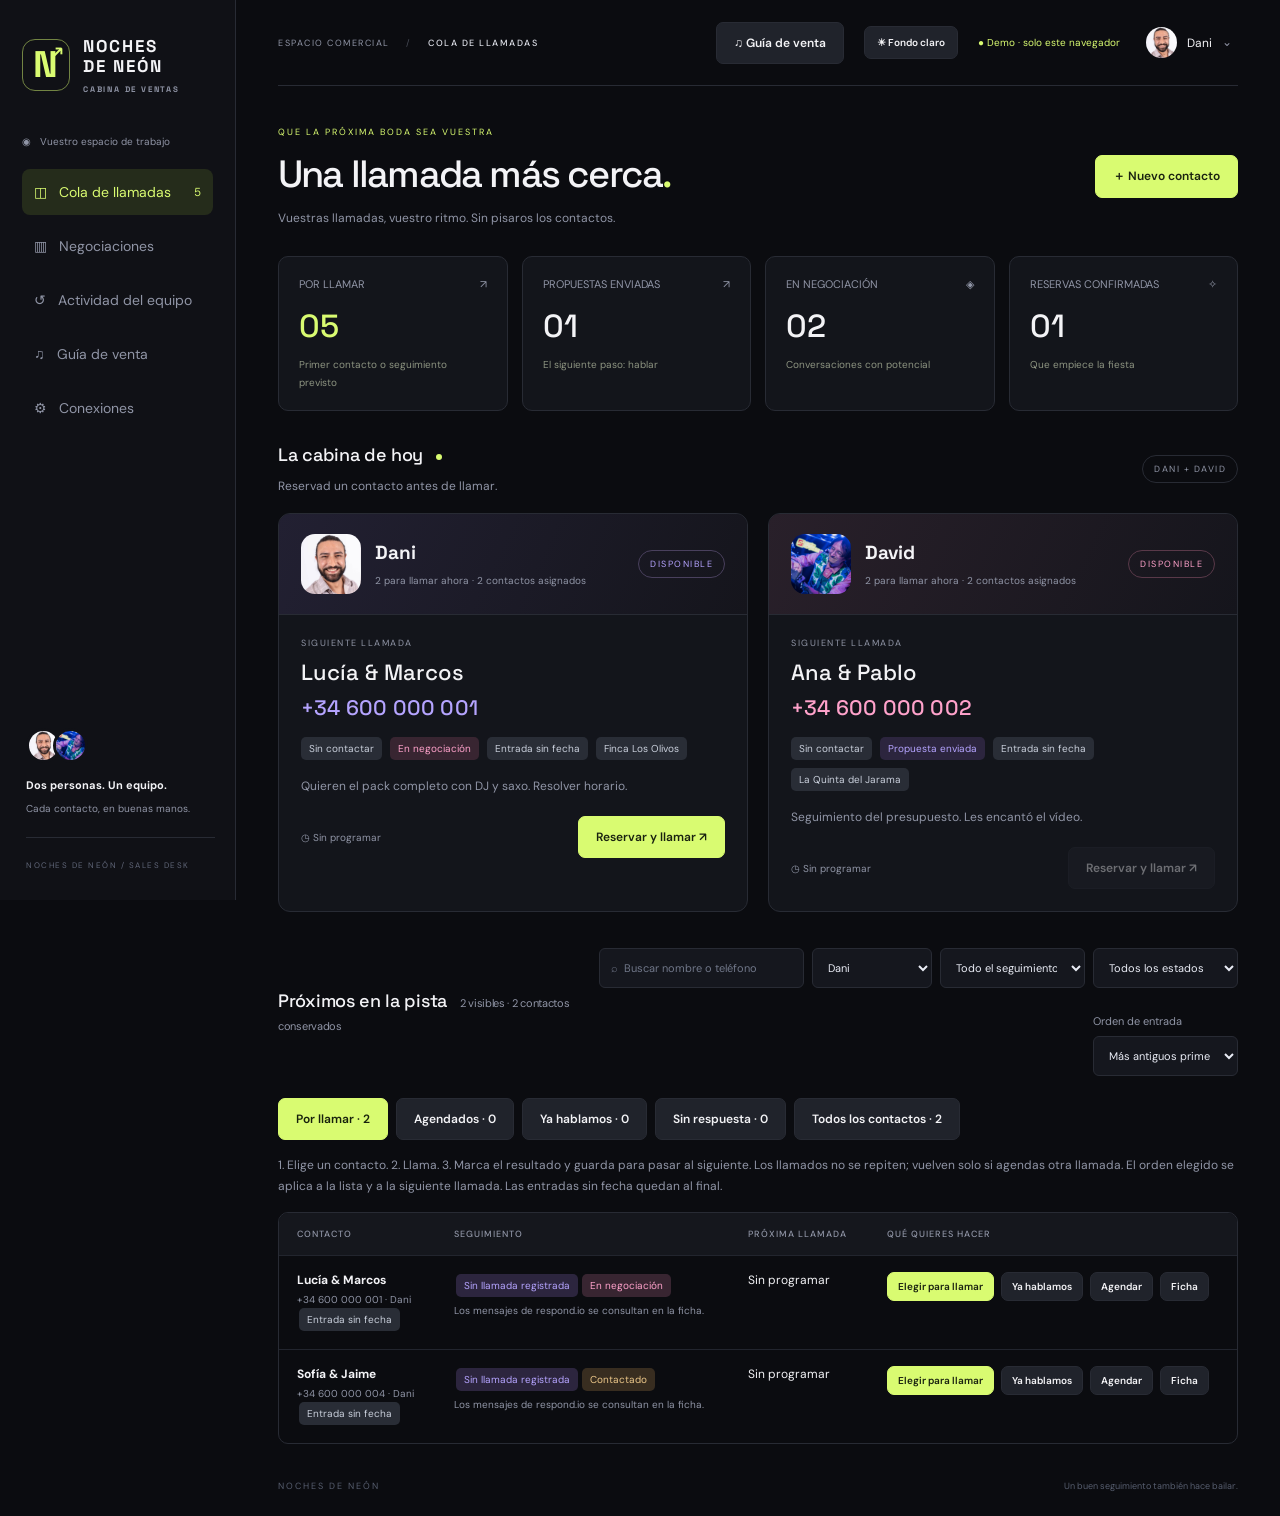
<file: index.html>
<!doctype html>
<html lang="es"><head><script src="hosting.js"></script><meta charset="UTF-8"><meta name="viewport" content="width=device-width,initial-scale=1"><title>Noches de Neón · Cabina de ventas</title><link rel="stylesheet" href="style.css"></head>
<body><aside class="sidebar"><a class="brand" href="#"><span class="brand-icon">N<span>↗</span></span><b>NOCHES<br>DE NEÓN<span class="tiny">CABINA DE VENTAS</span></b></a><div class="workspace">◉ &nbsp; Vuestro espacio de trabajo</div><nav><button class="nav active" data-view="calls">◫ <span>Cola de llamadas</span><small id="navCount">6</small></button><button class="nav" data-view="pipeline">▥ <span>Negociaciones</span></button><button class="nav" data-view="history">↺ <span>Actividad del equipo</span></button><button class="nav" id="navLibrary">♫ <span>Guía de venta</span></button><button class="nav" data-view="settings">⚙ <span>Conexiones</span></button></nav><div class="sidebar-bottom"><div class="duo"><img src="dani.png" alt="Dani"><img src="david.png" alt="David"></div><b>Dos personas. Un equipo.</b><p>Cada contacto, en buenas manos.</p><span class="version">NOCHES DE NEÓN / SALES DESK</span></div></aside>
<main><header><div class="breadcrumb">ESPACIO COMERCIAL <span>/</span> <b id="crumb">COLA DE LLAMADAS</b></div><div class="topright"><button class="secondary" id="openLibrary" aria-expanded="false" aria-controls="salesLibrary">♫ Guía de venta</button><button class="secondary theme-toggle" id="themeToggle" type="button" aria-pressed="false">☀ Fondo claro</button><span id="connection" class="connection">● Demo · solo este navegador</span><button id="userSwitch" class="identity"></button></div></header><section class="page-heading"><div><div class="eyebrow">QUE LA PRÓXIMA BODA SEA VUESTRA</div><h1 id="title">Una llamada más cerca<span>.</span></h1><p id="subtitle">Vuestras llamadas, vuestro ritmo. Sin pisaros los contactos.</p></div><button class="primary" id="newLead">＋ Nuevo contacto</button></section>
<section id="stats" class="stats"></section><section id="callsView"><div class="section-top"><div><h2>La cabina de hoy <span class="live-dot"></span></h2><p>Reservad un contacto antes de llamar.</p></div><span class="pill">DANI + DAVID</span></div><div class="agents" id="agents"></div><div class="queue-head"><h2>Próximos en la pista <span id="total"></span></h2><div class="filters"><input id="search" placeholder="⌕  Buscar nombre o teléfono" aria-label="Buscar contacto"><select id="ownerFilter" aria-label="Filtrar responsable"><option value="all">Todo el equipo</option><option>Dani</option><option>David</option><option>Sergio</option><option value="none">Sin asignar</option></select><select id="contactFilter" aria-label="Filtrar contacto"><option value="all">Todo el seguimiento</option><option>Sin contactar</option><option>Intentado</option><option>Contactado</option><option>Revisar teléfono</option></select><select id="statusFilter" aria-label="Filtrar estado"><option value="all">Todos los estados</option></select></div></div><div id="queue"></div></section>
<section id="pipelineView" hidden><div id="pipeline" class="pipeline"></div></section><section id="historyView" hidden><div class="panel"><h2>Lo que va pasando</h2><p class="muted">Llamadas, mensajes y cambios de estado del equipo.</p><div id="history"></div></div></section>
<section id="settingsView" hidden><div class="settings-grid"><div class="panel"><div class="eyebrow">01 / FUENTE DE CONTACTOS</div><h2>Tu Google Sheet, aquí.</h2><p class="muted">Vuestra cola se guarda en la hoja compartida. Selecciona tu nombre y conecta con la clave del equipo.</p><label>Enlace del Google Sheet<input id="sheetUrl" type="url" placeholder="https://docs.google.com/spreadsheets/d/…"></label><label>URL de conexión (Google Apps Script)<input id="endpoint" type="url" placeholder="https://script.google.com/macros/s/…/exec"></label><label>Clave de conexión<input id="secret" type="password" autocomplete="off" placeholder="Clave configurada en el servidor"></label><div class="actions"><button class="primary" id="saveSettings">Guardar configuración</button><button class="secondary" id="sync">Sincronizar</button></div><p id="syncInfo" class="muted"></p><details><summary>¿Cómo activar la sincronización entre los dos?</summary><p>El archivo Code.gs incluido guarda los contactos en el Sheet y reserva cada llamada con un bloqueo central. Despliega ese archivo como aplicación web y pega su URL y clave aquí en los dos dispositivos. Con solo el enlace del Sheet todavía no hay sincronización.</p></details></div><div class="panel"><div class="eyebrow">02 / DATOS Y RESPOND.IO</div><h2>Todo bajo control.</h2><p class="muted">Importa una exportación CSV de Sheets o descarga tu cola.</p><div class="actions"><label class="secondary file-label">↑ Importar CSV<input id="csvFile" type="file" accept=".csv,text/csv" hidden></label><button class="secondary" id="export">↓ Exportar CSV</button></div><p class="muted">Columnas: nombre, telefono, responsable, estado, fecha_boda, lugar, proxima_llamada, notas, respond_id.</p><hr><h3>Etiquetas para respond.io</h3><div class="tags"><span class="tag purple">Escribió: Dani</span><span class="tag pink">Escribió: David</span></div><p class="muted">«He escrito» registra la actividad. En modo conectado, el servidor añade la etiqueta del autor si se ha configurado el token de respond.io. Ambos autores pueden tener etiqueta; el historial conserva quién escribió por última vez.</p><p class="hint">La etiqueta registra lo marcado desde esta app. Para detectar mensajes escritos directamente en respond.io hace falta conectar sus eventos.</p><button class="secondary" id="resetDemo">Restaurar demo</button></div></div></section>
<footer><span>NOCHES DE NEÓN</span><span>Un buen seguimiento también hace bailar.</span></footer></main>
<dialog id="leadDialog"><form id="leadForm"><div class="modal-heading"><div><div class="eyebrow">FICHA DEL CONTACTO</div><h2 id="dialogTitle">Nuevo contacto</h2></div><button type="button" class="icon" id="closeDialog" aria-label="Cerrar">×</button></div><input id="leadId" type="hidden"><input id="leadAction" type="hidden" value="save"><p id="leadContactInfo" class="muted"></p><div id="leadRespondHistory"></div><label id="callResultLabel" hidden>Resultado de la llamada<select id="callResult"><option value="">Selecciona el resultado</option><option>Atendida</option><option>No contesta</option><option>Ocupado</option><option>Volver a llamar</option><option>Teléfono incorrecto</option></select></label><div class="form-grid"><label>Nombre<input id="leadName" required maxlength="120"></label><label>Teléfono<input id="leadPhone" required type="tel" placeholder="+34…"></label><label>Responsable<select id="leadOwner"><option value="">Sin asignar</option><option>Dani</option><option>David</option><option>Sergio</option></select></label><label>Estado<select id="leadStatus"></select></label><label>Fecha de boda<input id="leadWedding" type="date"></label><label>Lugar<input id="leadVenue" maxlength="150"></label><label>Próxima llamada<input id="leadNext" type="datetime-local"></label><label>ID de respond.io<input id="leadRespond" inputmode="numeric" placeholder="Opcional"></label></div><label>Notas<textarea id="leadNotes" rows="3" maxlength="3000"></textarea></label><p id="saveFeedback" role="alert" aria-live="polite"></p><button type="button" class="secondary" id="restoreDraft" hidden>Recuperar borrador</button><div class="actions"><button type="submit" class="primary" id="saveLead">Guardar contacto</button></div></form></dialog><div id="toast" role="status"></div><aside id="salesLibrary" class="sales-library" aria-label="Guía de venta" hidden>
<div class="library-header"><div><span class="eyebrow">A MANO DURANTE LA LLAMADA</span><h2>Guía de venta<span>.</span></h2></div><button class="icon" id="closeLibrary" aria-label="Cerrar guía de venta">×</button></div>
<p class="library-context" id="libraryCallContext">Material comercial de Noches de Neón</p>
<label class="library-search-label">Buscar en toda la biblioteca<input id="librarySearch" type="search" placeholder="Precio, canción, cantante, contrato…"></label>
<div class="library-tabs" role="tablist" aria-label="Secciones de la guía"><button role="tab" data-library-tab="prices" aria-selected="true">Precios</button><button role="tab" data-library-tab="repertoire" aria-selected="false">Repertorios</button><button role="tab" data-library-tab="media" aria-selected="false">Audios y vídeos</button><button role="tab" data-library-tab="guide" aria-selected="false">Guion y mensajes</button><button role="tab" data-library-tab="documents" aria-selected="false">Todo el Drive</button></div>
<div id="libraryFilters" class="library-filters" hidden><label>Tipo<select id="libraryType"><option value="all">Todos</option><option>Audio</option><option>Vídeo</option><option>Spotify</option><option>PDF</option><option>Documento</option><option>Hoja de cálculo</option><option>Carpeta</option><option>Enlace</option></select></label><label>Formación<select id="libraryFormation"><option value="">Todas</option><option value="duo">Dúo</option><option value="trio">Trío</option><option value="cuarteto">Cuarteto</option><option value="quinteto">Quinteto</option><option value="sexteto">Sexteto</option><option value="orquesta">Orquesta</option></select></label></div>
<p id="libraryFeedback" role="status"></p><div id="libraryPreview"></div><div id="libraryResults"></div><div class="library-footer"><a id="libraryRoot" target="_blank" rel="noopener noreferrer">Abrir carpeta original ↗</a><small id="libraryReviewed"></small></div></aside>
<script src="app.js"></script><script src="catalog.js"></script><script src="library.js"></script><script src="simple-calls.js"></script></body></html>
</file>
<file: style.css>
@import url('https://fonts.googleapis.com/css2?family=DM+Sans:wght@400;500;600;700&family=Space+Grotesk:wght@400;500;600;700&display=swap');
.sales-library{position:fixed;inset:12px 12px 12px auto;width:min(760px,65vw);overflow:auto;overscroll-behavior:contain;z-index:30;background:var(--panel);border:1px solid var(--border);border-radius:16px;box-shadow:-18px 0 70px #0008;padding:25px;color:inherit}.library-header{display:flex;justify-content:space-between;align-items:center}.library-header h2{font:700 28px 'Space Grotesk',sans-serif;margin:8px 0}.library-header h2 span{color:var(--lime)}.library-context{padding:12px;background:var(--bg);border-radius:8px;color:var(--muted);font-size:12px}.library-search-label{display:block;margin:18px 0 12px;font-size:12px;color:var(--muted)}.library-search-label input{width:100%;margin-top:8px}.library-tabs{display:flex;gap:5px;overflow:auto;border-bottom:1px solid var(--border);padding-bottom:12px}.library-tabs button{border:1px solid var(--border);background:var(--bg);border-radius:7px;padding:10px 12px;white-space:nowrap;font-size:12px}.library-tabs [aria-selected=true]{background:var(--lime);color:var(--bg);border-color:var(--lime);font-weight:700}.library-card{padding:19px;border:1px solid var(--border);border-radius:10px;background:var(--bg);margin:12px 0;min-width:0}.library-card h3{font-size:15px;margin:0 0 10px;line-height:1.5}.library-card p,.library-card li{font-size:13px;line-height:1.65}.library-card ul{padding-left:18px}.library-card .actions{gap:7px;flex-wrap:wrap}.library-card .secondary{font-size:11px;padding:9px 11px;display:inline-block}.library-path{color:var(--muted);overflow-wrap:anywhere;font-size:10px!important}.library-grid{display:grid;grid-template-columns:1fr 1fr;gap:12px}.library-grid .library-card{margin:0}.price-grid{display:grid;grid-template-columns:repeat(3,1fr);gap:10px}.price-grid .library-card{margin:0;padding:15px}.library-price{display:block;font:700 27px 'Space Grotesk',sans-serif;color:var(--lime);margin:14px 0 8px}.price-grid small{font-size:10px;color:var(--muted)}.library-intro{margin:25px 0 18px}.library-intro h3{font-size:21px}.library-source,.library-footer a{color:var(--purple);font-size:12px;text-decoration:underline}.library-promo{background:#252f18;border:1px solid #596e36;border-radius:10px;padding:18px;margin:18px 0;font-size:13px;line-height:1.6}.library-promo p{margin:8px 0 0}.library-document{white-space:pre-wrap;overflow-wrap:anywhere;font-size:12px;line-height:1.8;color:inherit;max-height:65vh;overflow:auto;margin-top:15px}.library-card details{color:inherit}.library-card summary{font-weight:600}.library-filters{display:flex;gap:12px;margin:15px 0}.library-filters label{flex:1;font-size:11px;color:var(--muted)}.library-filters select{width:100%;margin-top:5px}.library-footer{border-top:1px solid var(--border);margin-top:24px;padding-top:18px;display:grid;gap:12px}.library-footer small{color:var(--muted);font-size:10px}.sales-library iframe{width:100%;height:420px;border:1px solid var(--border);border-radius:8px;margin-top:18px;background:#fff}#libraryFeedback{font-size:12px;color:var(--lime)}:root[data-theme=light] .library-promo{background:#edf6dc;border-color:#b6ce95}:root[data-theme=light] .library-tabs [aria-selected=true]{color:#fff}@media(max-width:900px){.sales-library{width:calc(100vw - 24px)}.library-grid{grid-template-columns:1fr}.price-grid{grid-template-columns:1fr 1fr}.sales-library{padding:18px}#openLibrary{font-size:10px;padding:8px}.sales-library iframe{height:330px}}
.filters{flex-wrap:wrap;justify-content:flex-end}#callResultLabel{padding:12px;border:1px solid var(--purple);border-radius:8px}td .tag{margin:2px}
.tag.blue{background:#173354;color:#a6ccff}.tag.red{background:#48252b;color:#ffb0b7}:root[data-theme=light] .tag.blue{background:#dbeafe;color:#1e40af}:root[data-theme=light] .tag.red{background:#fee2e2;color:#991b1b}
:root{--bg:#0b0c10;--panel:#13151b;--border:#282b34;--muted:#9095a6;--lime:#d9fb71;--purple:#b5a4ff;--pink:#ffa2cb}*{box-sizing:border-box}body{margin:0;background:var(--bg);color:#f3f3f6;font:14px 'DM Sans',sans-serif}button,input,select,textarea{font:inherit}button,a,summary{cursor:pointer}button{color:inherit}a{color:inherit;text-decoration:none}button:disabled{opacity:.4;cursor:not-allowed}button:focus-visible,a:focus-visible,input:focus-visible,select:focus-visible{outline:2px solid var(--lime);outline-offset:3px}.sidebar{position:fixed;inset:0 auto 0 0;width:236px;border-right:1px solid var(--border);padding:36px 22px;background:#101116}.brand{display:flex;gap:13px;align-items:center;letter-spacing:2px;font:700 17px 'Space Grotesk',sans-serif;line-height:1.18}.brand-icon{font-size:37px;width:48px;height:52px;display:grid;place-content:center;color:var(--lime);border:1px solid #728443;border-radius:13px;position:relative}.brand-icon span{position:absolute;right:3px;top:0;font-size:17px}.tiny{display:block;font-size:8px;color:var(--muted);letter-spacing:1.8px;margin-top:9px}.workspace{font-size:10px;color:var(--muted);margin:40px 0 21px}nav{display:grid;gap:8px}.nav{background:none;border:0;text-align:left;display:flex;gap:12px;align-items:center;padding:14px 12px;border-radius:8px;color:var(--muted)}.nav.active{background:#252c1b;color:var(--lime)}.nav small{margin-left:auto}.sidebar-bottom{position:absolute;bottom:30px;left:26px;right:20px;font-size:11px}.duo{display:flex;margin-bottom:15px}.duo img{width:35px;height:35px;border-radius:50%;object-fit:cover;border:3px solid #101116}.duo img+img{margin-left:-8px}.sidebar-bottom p{color:var(--muted);font-size:10px}.version{display:block;border-top:1px solid var(--border);padding-top:22px;margin-top:22px;font-size:8px;letter-spacing:1.5px;color:#606678}main{margin-left:236px;padding:0 42px;max-width:1900px}header{height:86px;display:flex;align-items:center;justify-content:space-between;border-bottom:1px solid var(--border);gap:12px}.breadcrumb{font-size:9px;letter-spacing:1.5px;color:var(--muted)}.breadcrumb span{margin:0 13px;color:#494d58}.breadcrumb b{font-weight:500;color:#dfe1e9}.topright{display:flex;align-items:center;gap:20px}.connection{font-size:10px;color:var(--lime)}.identity{background:none;border:0;display:flex;align-items:center;gap:10px;font-size:12px}.identity img{height:31px;width:31px;object-fit:cover;border-radius:50%}.page-heading{display:flex;justify-content:space-between;align-items:center;margin:40px 0 30px}.eyebrow{font-size:9px;letter-spacing:2px;color:var(--lime);margin-bottom:12px}h1,h2,h3{font-family:'Space Grotesk',sans-serif}h1{font-size:38px;letter-spacing:-1.8px;margin:0;font-weight:500}h1 span{color:var(--lime)}.page-heading p,.section-top p{color:var(--muted);margin:12px 0 0;font-size:12px}.primary,.secondary{border-radius:7px;padding:12px 17px;font-weight:600;font-size:12px;border:1px solid var(--border);display:inline-block}.primary{background:var(--lime);color:#1a2210;border-color:var(--lime)}.secondary{background:#20232b}.primary:hover{background:#ecffac}.secondary:hover{border-color:#72798a}.stats{display:grid;grid-template-columns:repeat(4,1fr);gap:14px;margin-bottom:32px}.stat{background:var(--panel);border:1px solid var(--border);border-radius:10px;padding:20px}.stat-label{color:var(--muted);font-size:11px;display:flex;justify-content:space-between}.stat b{font:500 32px 'Space Grotesk';display:block;margin:15px 0 8px}.stat small{font-size:10px;color:#8d9481}.stat:first-child b{color:var(--lime)}.section-top,.queue-head{display:flex;justify-content:space-between;align-items:center;margin-bottom:19px}h2{font-size:18px;margin:0;font-weight:500;letter-spacing:-.3px}.live-dot{display:inline-block;width:6px;height:6px;background:var(--lime);border-radius:50%;vertical-align:middle;margin-left:8px}.pill{font-size:9px;letter-spacing:1.5px;border:1px solid var(--border);padding:7px 11px;border-radius:100px;color:var(--muted)}.agents{display:grid;grid-template-columns:1fr 1fr;gap:20px;margin-bottom:36px}.agent{border:1px solid var(--border);border-radius:12px;background:var(--panel);overflow:hidden}.agent-top{display:flex;align-items:center;gap:14px;padding:20px 22px;border-bottom:1px solid var(--border);background:linear-gradient(115deg,#222032,#15151c)}.agent.david .agent-top{background:linear-gradient(115deg,#29202a,#15151c)}.portrait{width:60px;height:60px;object-fit:cover;border-radius:14px}.agent h3{font-size:19px;margin:0 0 5px}.agent-top small{font-size:10px;color:var(--muted)}.agent .pill{margin-left:auto;color:var(--purple);border-color:#49405d}.agent.david .pill{color:var(--pink);border-color:#593949}.agent-body{padding:22px}.overline{font-size:9px;letter-spacing:1.5px;color:var(--muted);margin-bottom:9px}.contact-name{font:500 22px 'Space Grotesk';margin-bottom:8px}.phone{font:500 21px 'Space Grotesk';letter-spacing:.2px;color:var(--purple)}.david .phone{color:var(--pink)}.tags{display:flex;gap:8px;flex-wrap:wrap;margin:16px 0}.tag{display:inline-flex;border-radius:5px;padding:5px 8px;font-size:10px;background:#292d36;color:#cad0dc}.purple{background:#2c253e;color:var(--purple)}.pink{background:#382531;color:var(--pink)}.lime{background:#28311e;color:var(--lime)}.orange{background:#382d20;color:#edc88a}.agent-foot{display:flex;justify-content:space-between;align-items:center;gap:10px;margin-top:20px}.agent-foot .muted{font-size:10px}.actions{display:flex;gap:8px;align-items:center;flex-wrap:wrap;margin-top:19px}.filters{display:flex;gap:8px}input,select,textarea{background:#15171e;color:#e9ecf5;border:1px solid var(--border);border-radius:6px;padding:11px;min-width:0}input::placeholder{color:#707789}.filters input{width:205px;font-size:11px}.filters select{font-size:11px;max-width:145px}.queue-head h2 span{font:11px 'DM Sans';color:var(--muted);margin-left:8px}.table-wrap{overflow:auto;border:1px solid var(--border);border-radius:10px}table{width:100%;border-collapse:collapse;white-space:nowrap;text-align:left}th{font-size:9px;text-transform:uppercase;letter-spacing:1px;color:var(--muted);font-weight:500;padding:15px 18px;background:#15171d}td{padding:16px 18px;border-top:1px solid #22252e;font-size:12px}td small{display:block;font-size:10px;color:var(--muted);margin-top:5px}.person{display:flex;gap:8px;align-items:center}.person img{width:25px;height:25px;object-fit:cover;border-radius:50%}.row-actions{display:flex;gap:7px}.row-actions button{padding:7px 10px;font-size:10px}.icon{background:none;border:0;color:var(--muted);font-size:22px}.muted{color:var(--muted);font-size:12px;line-height:1.7}.empty{padding:28px;color:var(--muted);text-align:center;font-size:12px}.panel{background:var(--panel);border:1px solid var(--border);border-radius:12px;padding:27px}.settings-grid{display:grid;grid-template-columns:1.1fr 1fr;gap:20px}.panel h2{font-size:24px;margin:10px 0 16px}label{display:block;color:var(--muted);font-size:11px;margin-top:18px}label input,label select,label textarea{display:block;width:100%;margin-top:8px}.file-label{margin:0;color:#e5e5ed;cursor:pointer}.hint{font-size:11px;color:#d4bc84;line-height:1.7;background:#29251c;padding:13px;border-radius:7px}hr{border:0;border-top:1px solid var(--border);margin:25px 0}details{margin-top:20px;color:var(--muted);font-size:11px;line-height:1.8}.pipeline{display:flex;overflow:auto;gap:14px;padding-bottom:20px}.stage{min-width:240px;flex:1;background:#12141a;border-radius:10px;padding:15px;border:1px solid var(--border)}.stage h3{font-size:13px;margin:0 0 16px}.mini{background:#1c1e27;padding:16px;margin-bottom:10px;border-radius:7px;cursor:pointer}.mini b{font-size:13px;display:block}.mini p{font-size:11px;color:var(--muted)}.event{padding:16px 0;border-top:1px solid var(--border);font-size:12px}.event small{color:var(--muted);display:block;margin-top:8px}footer{display:flex;justify-content:space-between;color:#575e6f;margin:36px 0 24px;font-size:9px}footer span:first-child{letter-spacing:2px}dialog{background:#15171e;border:1px solid #414653;border-radius:14px;color:#eee;width:650px;max-width:95vw;padding:27px}dialog::backdrop{background:#000a;backdrop-filter:blur(4px)}.modal-heading{display:flex;align-items:center;justify-content:space-between}.form-grid{display:grid;grid-template-columns:1fr 1fr;gap:0 18px}#toast{position:fixed;right:25px;bottom:25px;max-width:440px;padding:14px 20px;background:var(--lime);color:#151b0a;border-radius:9px;display:none;z-index:50;font-size:12px}[hidden]{display:none!important}@media(min-width:1550px){main{padding:0 65px}.agents{gap:25px}.agent-body{padding:27px}}@media(max-width:1100px){.sidebar{width:190px;padding:30px 14px}main{margin-left:190px;padding:0 24px}h1{font-size:30px}.filters{flex-wrap:wrap}.queue-head{align-items:flex-start;gap:15px}.connection{max-width:180px}.agent-foot{flex-wrap:wrap}.settings-grid{grid-template-columns:1fr}}@media(max-width:760px){.sidebar{position:static;width:auto;padding:18px;border-right:0;border-bottom:1px solid var(--border)}.brand{font-size:13px}.brand-icon{height:36px;width:36px;font-size:26px}.tiny,.workspace,.sidebar-bottom{display:none}nav{display:flex;overflow:auto;margin-top:20px}.nav{padding:10px;white-space:nowrap;font-size:11px}.nav small{display:none}main{margin:0;padding:0 18px}header{height:65px}.breadcrumb{display:none}.topright{width:100%;justify-content:space-between;gap:5px}.connection{max-width:none;font-size:9px}.page-heading{gap:16px;margin:28px 0}.page-heading h1{font-size:28px}.page-heading .primary{font-size:10px;padding:10px}.eyebrow{font-size:8px}.stats{grid-template-columns:1fr 1fr;gap:9px}.stat{padding:15px}.stat b{font-size:25px}.agents{grid-template-columns:1fr}.queue-head{display:block}.filters{margin-top:15px}.filters input{width:100%}.form-grid{grid-template-columns:1fr}.settings-grid{grid-template-columns:1fr}.panel{padding:20px}footer{font-size:8px;gap:12px}}
.theme-toggle{white-space:nowrap;font-size:10px;padding:9px 12px}:root{color-scheme:dark}:root[data-theme=light]{color-scheme:light;--bg:#f4f5f0;--panel:#fff;--border:#daddd3;--muted:#646b64;--lime:#42651c;--purple:#6950a3;--pink:#aa3d74}:root[data-theme=light] body{color:#20281f}:root[data-theme=light] .sidebar{background:#fff}:root[data-theme=light] .brand-icon{background:#edf5df;border-color:#bdcda5}:root[data-theme=light] .nav.active{background:#e9f1dc}:root[data-theme=light] .duo img{border-color:#fff}:root[data-theme=light] .breadcrumb b{color:#384435}:root[data-theme=light] .primary{background:#d9fb71;color:#24330c;border-color:#a5c94d}:root[data-theme=light] .primary:hover{background:#c9ed61}:root[data-theme=light] .secondary{background:#fff;color:#35432f}:root[data-theme=light] input,:root[data-theme=light] select,:root[data-theme=light] textarea{background:#fafbf7;color:#263120}:root[data-theme=light] input::placeholder{color:#777f73}:root[data-theme=light] .agent-top{background:linear-gradient(115deg,#ede8f8,#faf9fc)}:root[data-theme=light] .agent.david .agent-top{background:linear-gradient(115deg,#f9e8f0,#fff9fc)}:root[data-theme=light] .agent .pill{border-color:#c9bbdf}:root[data-theme=light] .agent.david .pill{border-color:#e2b9cb}:root[data-theme=light] .tag{background:#edf0e9;color:#4d5b47}:root[data-theme=light] .tag.purple{background:#eee7fa;color:#63419a}:root[data-theme=light] .tag.pink{background:#fae4ef;color:#9f3068}:root[data-theme=light] .tag.lime{background:#e9f3da;color:#42651c}:root[data-theme=light] .tag.orange{background:#faefd8;color:#8c5c16}:root[data-theme=light] th{background:#ecefe6;color:#65705d}:root[data-theme=light] td{border-color:#e7eade}:root[data-theme=light] .stage{background:#edf0e8}:root[data-theme=light] .mini{background:#fff}:root[data-theme=light] .hint{background:#fff1d6;color:#775522}:root[data-theme=light] dialog{background:#fff;color:#263120;border-color:#b9c2ae}:root[data-theme=light] .stat small{color:#68775c}:root[data-theme=light] footer{color:#71796b}:root[data-theme=light] .sidebar-bottom .version{color:#68775c}@media(max-width:760px){.topright{flex-wrap:wrap}.theme-toggle{padding:7px 9px}header{min-height:72px;height:auto;padding:12px 0}}
.respond-history{display:grid;gap:5px;margin:10px 0;padding:12px;border:1px solid var(--border);border-radius:10px;text-align:left;line-height:1.5;font-weight:400;white-space:normal}.respond-history small{display:block}.respond-history a{color:var(--lime);text-decoration:underline}.respond-history b{font-size:13px}
</file>
